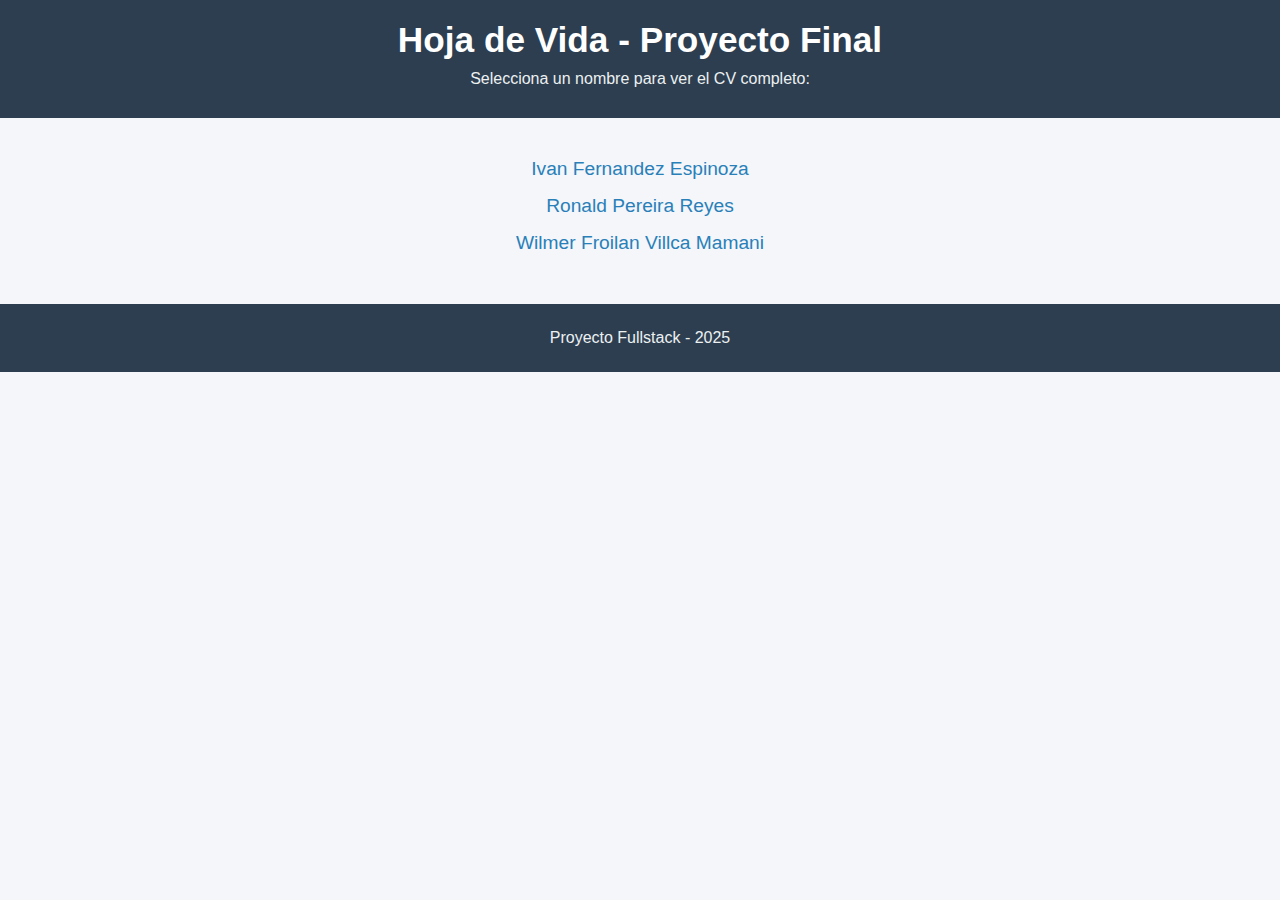
<file: index.html>
<!DOCTYPE html>
<html lang="es">
<head>
  <meta charset="UTF-8">
  <meta name="viewport" content="width=device-width, initial-scale=1.0">
  <title>Página Principal - Currículums</title>
  <link rel="stylesheet" href="styles/style.css">
</head>
<body>
  <header>
    <h1>Hoja de Vida - Proyecto Final</h1>
    <p>Selecciona un nombre para ver el CV completo:</p>
  </header>

  <main>
    <ul class="cv-list">
      <li><a href="cv_ivan.html">Ivan Fernandez Espinoza</a></li>
      <li><a href="cv_ronald.html">Ronald Pereira Reyes</a></li>
      <li><a href="cv_wilmer.html">Wilmer Froilan Villca Mamani</a></li>
    </ul>
  </main>

  <footer>
    <p>Proyecto Fullstack - 2025</p>
  </footer>
</body>
</html>
</file>
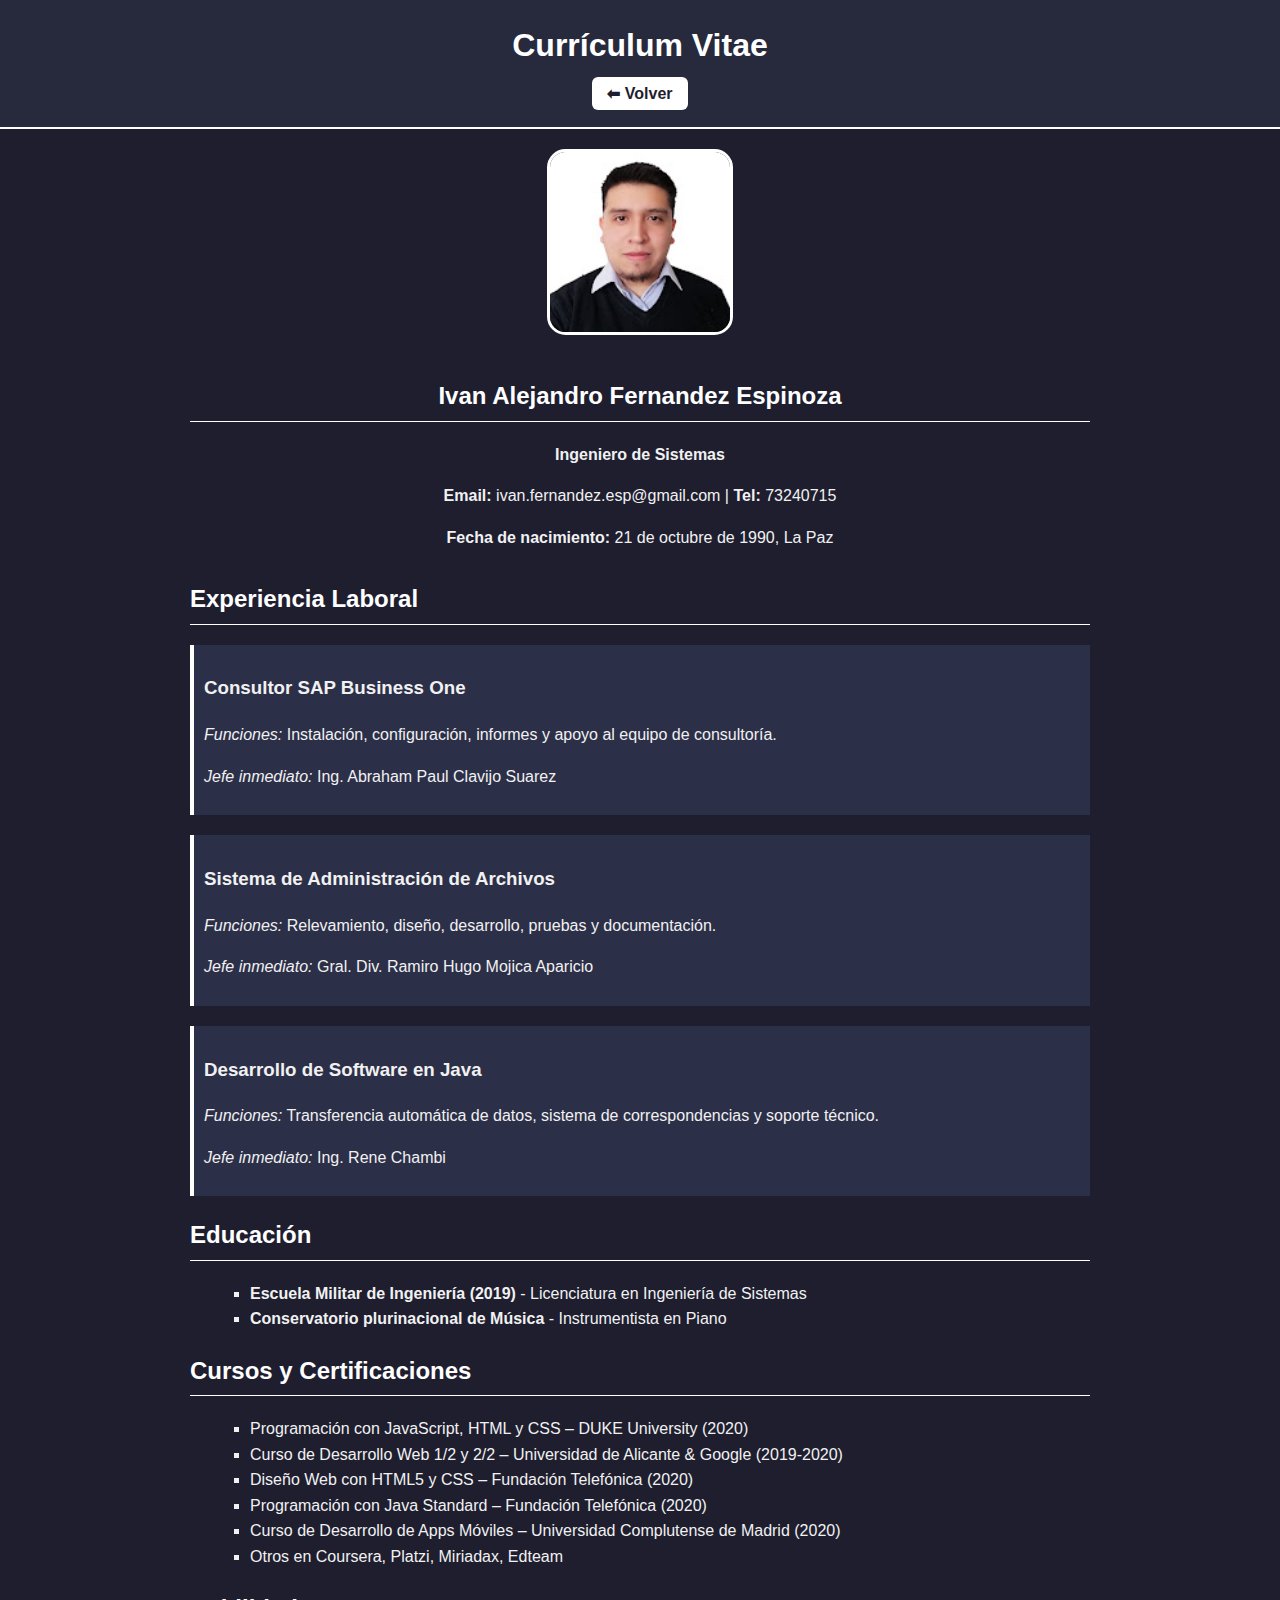
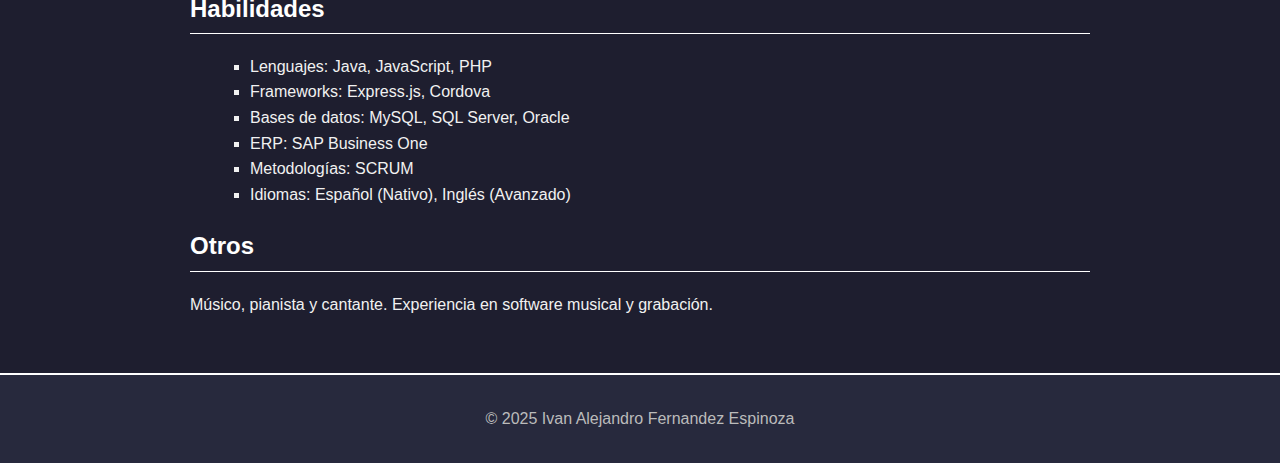
<file: cv_ivan.html>
<!DOCTYPE html>
<html lang="es">
<head>
    <meta charset="UTF-8">
    <meta name="viewport" content="width=device-width, initial-scale=1.0">
    <title>Currículum Vitae - Ivan Fernandez</title>
    <link rel="stylesheet" href="styles/ivan.css">
</head>
<body>
    <header>
        <h1>Currículum Vitae</h1>
        <nav>
            <a href="index.html" class="btn-back">⬅ Volver</a>
        </nav>
    </header>

    <main>
        <section class="profile">
            <img src="images/ivan.jpg" alt="Foto de Ivan Fernandez">
            <h2>Ivan Alejandro Fernandez Espinoza</h2>
            <p><strong>Ingeniero de Sistemas</strong></p>
            <p><strong>Email:</strong> ivan.fernandez.esp@gmail.com | <strong>Tel:</strong> 73240715</p>
            <p><strong>Fecha de nacimiento:</strong> 21 de octubre de 1990, La Paz</p>
        </section>

        <section>
            <h2>Experiencia Laboral</h2>
            <div class="job">
                <h3>Consultor SAP Business One</h3>
                <p><em>Funciones:</em> Instalación, configuración, informes y apoyo al equipo de consultoría.</p>
                <p><em>Jefe inmediato:</em> Ing. Abraham Paul Clavijo Suarez</p>
            </div>
            <div class="job">
                <h3>Sistema de Administración de Archivos</h3>
                <p><em>Funciones:</em> Relevamiento, diseño, desarrollo, pruebas y documentación.</p>
                <p><em>Jefe inmediato:</em> Gral. Div. Ramiro Hugo Mojica Aparicio</p>
            </div>
            <div class="job">
                <h3>Desarrollo de Software en Java</h3>
                <p><em>Funciones:</em> Transferencia automática de datos, sistema de correspondencias y soporte técnico.</p>
                <p><em>Jefe inmediato:</em> Ing. Rene Chambi</p>
            </div>
        </section>

        <section>
            <h2>Educación</h2>
            <ul>
                <li><strong>Escuela Militar de Ingeniería (2019)</strong> - Licenciatura en Ingeniería de Sistemas</li>
                <li><strong>Conservatorio plurinacional de Música</strong> - Instrumentista en Piano</li>
            </ul>
        </section>

        <section>
            <h2>Cursos y Certificaciones</h2>
            <ul>
                <li>Programación con JavaScript, HTML y CSS – DUKE University (2020)</li>
                <li>Curso de Desarrollo Web 1/2 y 2/2 – Universidad de Alicante & Google (2019-2020)</li>
                <li>Diseño Web con HTML5 y CSS – Fundación Telefónica (2020)</li>
                <li>Programación con Java Standard – Fundación Telefónica (2020)</li>
                <li>Curso de Desarrollo de Apps Móviles – Universidad Complutense de Madrid (2020)</li>
                <li>Otros en Coursera, Platzi, Miriadax, Edteam</li>
            </ul>
        </section>

        <section>
            <h2>Habilidades</h2>
            <ul>
                <li>Lenguajes: Java, JavaScript, PHP</li>
                <li>Frameworks: Express.js, Cordova</li>
                <li>Bases de datos: MySQL, SQL Server, Oracle</li>
                <li>ERP: SAP Business One</li>
                <li>Metodologías: SCRUM</li>
                <li>Idiomas: Español (Nativo), Inglés (Avanzado)</li>
            </ul>
        </section>

        <section>
            <h2>Otros</h2>
            <p>Músico, pianista y cantante. Experiencia en software musical y grabación.</p>
        </section>
    </main>

    <footer>
        <p>© 2025 Ivan Alejandro Fernandez Espinoza</p>
    </footer>
</body>
</html>
</file>
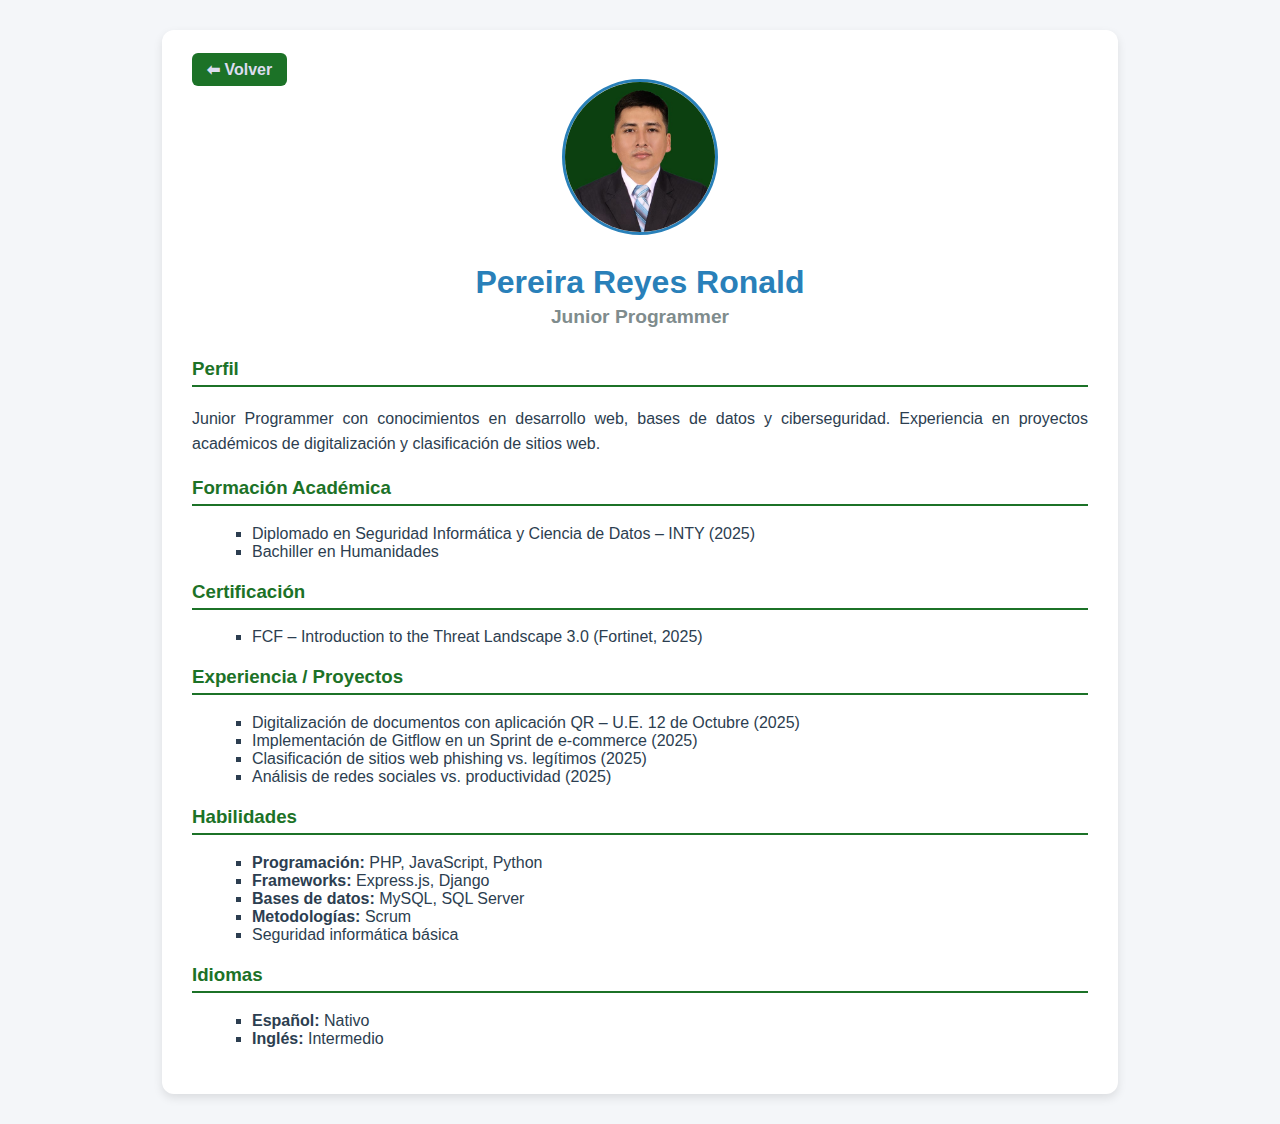
<file: cv_ronald.html>
<!DOCTYPE html>
<html lang="es">

<head>
  <meta charset="UTF-8">
  <meta name="viewport" content="width=device-width, initial-scale=1.0">
  <title>Currículum Vitae - Ronald Pereira Reyes</title>
  <link rel="stylesheet" href="styles/ronald.css">
</head>

<body>
  <div class="cv-container">


    <nav>
      <a href="index.html" class="btn-back">⬅ Volver</a>
    </nav>
    <header>
      <img src="images/ronald.jpg" alt="Foto de Ronald" class="profile-pic">
      <h1>Pereira Reyes Ronald</h1>
      <h2>Junior Programmer</h2>
    </header>

    <section>
      <h3>Perfil</h3>
      <p>
        Junior Programmer con conocimientos en desarrollo web, bases de datos y ciberseguridad.
        Experiencia en proyectos académicos de digitalización y clasificación de sitios web.
      </p>
    </section>

    <section>
      <h3>Formación Académica</h3>
      <ul>
        <li>Diplomado en Seguridad Informática y Ciencia de Datos – INTY (2025)</li>
        <li>Bachiller en Humanidades</li>
      </ul>
    </section>

    <section>
      <h3>Certificación</h3>
      <ul>
        <li>FCF – Introduction to the Threat Landscape 3.0 (Fortinet, 2025)</li>
      </ul>
    </section>

    <section>
      <h3>Experiencia / Proyectos</h3>
      <ul>
        <li>Digitalización de documentos con aplicación QR – U.E. 12 de Octubre (2025)</li>
        <li>Implementación de Gitflow en un Sprint de e-commerce (2025)</li>
        <li>Clasificación de sitios web phishing vs. legítimos (2025)</li>
        <li>Análisis de redes sociales vs. productividad (2025)</li>
      </ul>
    </section>

    <section>
      <h3>Habilidades</h3>
      <ul>
        <li><strong>Programación:</strong> PHP, JavaScript, Python</li>
        <li><strong>Frameworks:</strong> Express.js, Django</li>
        <li><strong>Bases de datos:</strong> MySQL, SQL Server</li>
        <li><strong>Metodologías:</strong> Scrum</li>
        <li>Seguridad informática básica</li>
      </ul>
    </section>

    <section>
      <h3>Idiomas</h3>
      <ul>
        <li><strong>Español:</strong> Nativo</li>
        <li><strong>Inglés:</strong> Intermedio</li>
      </ul>
    </section>
  </div>
</body>

</html>
</file>
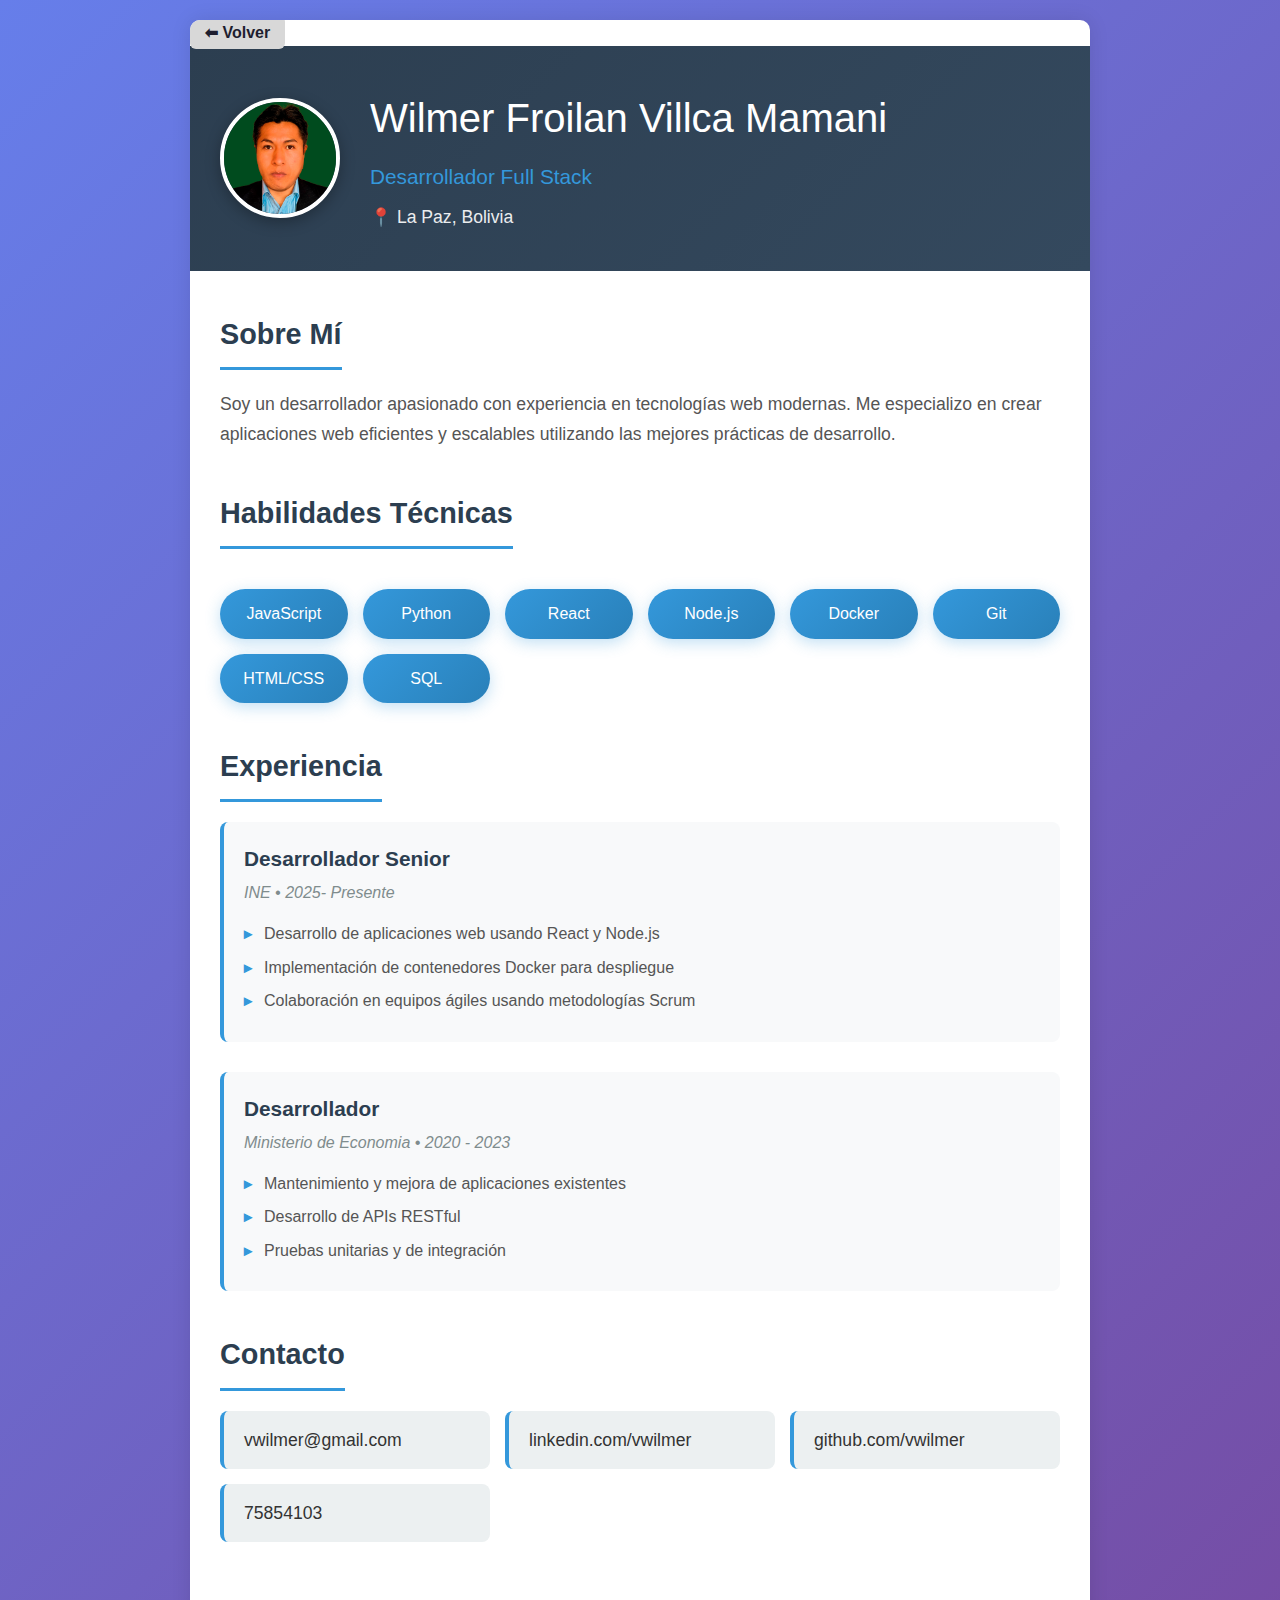
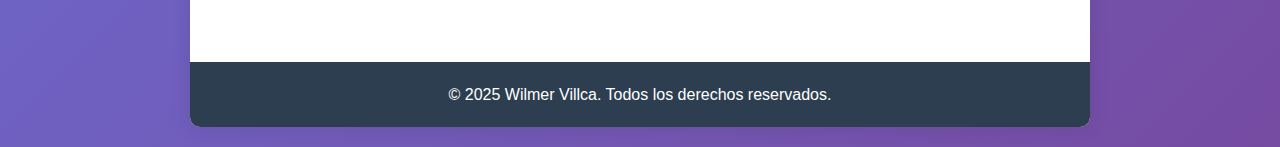
<file: cv_wilmer.html>
<!DOCTYPE html>
<html lang="es">
<head>
    <meta charset="UTF-8">
    <meta name="viewport" content="width=device-width, initial-scale=1.0">
    <title>Mi Perfil Profesional</title>
    <link rel="stylesheet" href="styles/wilmer.css">
</head>
<body>
    <div class="container">
        <nav>
            <a href="index.html" class="btn-back">⬅ Volver</a>
        </nav>
        <header class="header">
            <div class="profile-section">
                <img src="images/wilmer.png" alt="Foto de perfil" class="profile-image">
                <div class="profile-info">
                    <h1>Wilmer Froilan Villca Mamani</h1>
                    <h2>Desarrollador Full Stack</h2>
                    <p class="location">📍 La Paz, Bolivia</p>
                </div>
            </div>
        </header>

        <main class="main-content">
            <section class="about">
                <h3>Sobre Mí</h3>
                <p>Soy un desarrollador apasionado con experiencia en tecnologías web modernas. 
                Me especializo en crear aplicaciones web eficientes y escalables utilizando 
                las mejores prácticas de desarrollo.</p>
            </section>

            <section class="skills">
                <h3>Habilidades Técnicas</h3>
                <div class="skills-grid">
                    <div class="skill">JavaScript</div>
                    <div class="skill">Python</div>
                    <div class="skill">React</div>
                    <div class="skill">Node.js</div>
                    <div class="skill">Docker</div>
                    <div class="skill">Git</div>
                    <div class="skill">HTML/CSS</div>
                    <div class="skill">SQL</div>
                </div>
            </section>

            <section class="experience">
                <h3>Experiencia</h3>
                <div class="job">
                    <h4>Desarrollador Senior</h4>
                    <p class="company">INE • 2025- Presente</p>
                    <ul>
                        <li>Desarrollo de aplicaciones web usando React y Node.js</li>
                        <li>Implementación de contenedores Docker para despliegue</li>
                        <li>Colaboración en equipos ágiles usando metodologías Scrum</li>
                    </ul>
                </div>
                
                <div class="job">
                    <h4>Desarrollador</h4>
                    <p class="company">Ministerio de Economia • 2020 - 2023</p>
                    <ul>
                        <li>Mantenimiento y mejora de aplicaciones existentes</li>
                        <li>Desarrollo de APIs RESTful</li>
                        <li>Pruebas unitarias y de integración</li>
                    </ul>
                </div>
            </section>

            <section class="contact">
                <h3>Contacto</h3>
                <div class="contact-info">
                    <p>vwilmer@gmail.com</p>
                    <p>linkedin.com/vwilmer</p>
                    <p>github.com/vwilmer</p>
                    <p>75854103</p>
                </div>
            </section>
        </main>

        <footer class="footer">
            <p>&copy; 2025 Wilmer Villca. Todos los derechos reservados.</p>
        </footer>
    </div>
</body>
</html>
</file>
<file: styles/style.css>
body {
  font-family: Arial, sans-serif;
  background-color: #f4f6f9;
  margin: 0;
  padding: 0;
  text-align: center;
}

header {
  background-color: #2c3e50;
  color: white;
  padding: 20px 0;
}

h1 {
  margin: 0;
  font-size: 2.2em;
}

p {
  margin: 10px 0;
  color: #ecf0f1;
}

main {
  margin: 40px auto;
}

.cv-list {
  list-style: none;
  padding: 0;
}

.cv-list li {
  margin: 15px 0;
}

.cv-list a {
  text-decoration: none;
  font-size: 1.2em;
  color: #2980b9;
  transition: color 0.3s;
}

.cv-list a:hover {
  color: #e74c3c;
}

footer {
  margin-top: 50px;
  padding: 15px;
  background-color: #2c3e50;
  color: white;
}
</file>
<file: styles/ivan.css>
/* Estilo profesional y oscuro */
body {
    font-family: 'Segoe UI', Tahoma, Geneva, Verdana, sans-serif;
    margin: 0;
    padding: 0;
    background: #1e1e2f;
    color: #f1f1f1;
    line-height: 1.6;
}

header {
    background: #27293d;
    padding: 20px;
    text-align: center;
    border-bottom: 2px solid #ffffff;
}

header h1 {
    margin: 0;
    color: #ffffff;
}

nav {
    margin-top: 10px;
}

.btn-back {
    background: #ffffff;
    color: #1e1e2f;
    padding: 8px 15px;
    border-radius: 6px;
    text-decoration: none;
    font-weight: bold;
    transition: 0.3s;
}

.btn-back:hover {
    background: #ffffff;
    color: #fff;
}

main {
    padding: 20px;
    max-width: 900px;
    margin: auto;
}

.profile {
    text-align: center;
    margin-bottom: 30px;
}

.profile img {
    width: 180px;
    height: 180px;
    border-radius: 10%;
    border: 3px solid #ffffff;
    margin-bottom: 15px;
}

h2 {
    color: #ffffff;
    border-bottom: 1px solid #ffffff;
    padding-bottom: 5px;
}

.job {
    margin-bottom: 20px;
    padding: 10px;
    background: #2c2f48;
    border-left: 4px solid #ffffff;
}

ul {
    list-style-type: square;
    margin-left: 20px;
}

footer {
    text-align: center;
    padding: 15px;
    background: #27293d;
    margin-top: 20px;
    border-top: 2px solid #ffffff;
    color: #bbb;
}
</file>
<file: styles/ronald.css>
body {
  font-family: Arial, sans-serif;
  background-color: #f4f6f9;
  color: #2c3e50;
  margin: 0;
  padding: 0;
}

.cv-container {
  width: 70%;
  margin: 30px auto;
  background: white;
  padding: 30px;
  border-radius: 12px;
  box-shadow: 0px 4px 10px rgba(0,0,0,0.1);
}

header {
  text-align: center;
  margin-bottom: 30px;
}

.profile-pic {
  width: 150px;
  height: 150px;
  border-radius: 50%;
  object-fit: cover;
  margin-bottom: 15px;
  border: 3px solid #2980b9;
}

h1 {
  margin: 10px 0 5px;
  font-size: 2em;
  color: #2980b9;
}

h2 {
  margin: 0;
  font-size: 1.2em;
  color: #7f8c8d;
}

h3 {
  color: #1c7227;
  border-bottom: 2px solid #1c7227;
  padding-bottom: 5px;
  margin-top: 20px;
}

ul {
  list-style-type: square;
  margin-left: 20px;
  text-align: left;
}

p {
  text-align: justify;
  line-height: 1.6;
}

.btn-back {
    background: #1c7227;
    color: #ddddf0;
    padding: 8px 15px;
    border-radius: 6px;
    text-decoration: none;
    font-weight: bold;
    transition: 0.3s;
}
</file>
<file: styles/wilmer.css>
* {
    margin: 0;
    padding: 0;
    box-sizing: border-box;
}

body {
    font-family: 'Arial', sans-serif;
    line-height: 1.6;
    color: #333;
    background: linear-gradient(135deg, #667eea 0%, #764ba2 100%);
    min-height: 100vh;
}

.container {
    max-width: 900px;
    margin: 0 auto;
    background: white;
    box-shadow: 0 0 20px rgba(0,0,0,0.1);
    border-radius: 10px;
    overflow: hidden;
    margin-top: 20px;
    margin-bottom: 20px;
}

.header {
    background: linear-gradient(135deg, #2c3e50 0%, #34495e 100%);
    color: white;
    padding: 40px 30px;
}

.profile-section {
    display: flex;
    align-items: center;
    gap: 30px;
}

.profile-image {
    width: 120px;
    height: 120px;
    border-radius: 50%;
    object-fit: cover;
    border: 4px solid white;
    box-shadow: 0 4px 15px rgba(0,0,0,0.3);
}

.profile-info h1 {
    font-size: 2.5em;
    margin-bottom: 10px;
    font-weight: 300;
}

.profile-info h2 {
    font-size: 1.3em;
    color: #3498db;
    font-weight: 400;
    margin-bottom: 10px;
}

.location {
    font-size: 1.1em;
    opacity: 0.9;
}

.main-content {
    padding: 40px 30px;
}

section {
    margin-bottom: 40px;
}

h3 {
    color: #2c3e50;
    font-size: 1.8em;
    margin-bottom: 20px;
    border-bottom: 3px solid #3498db;
    padding-bottom: 10px;
    display: inline-block;
}

.about p {
    font-size: 1.1em;
    color: #555;
    line-height: 1.7;
}

.skills-grid {
    display: grid;
    grid-template-columns: repeat(auto-fit, minmax(120px, 1fr));
    gap: 15px;
    margin-top: 20px;
}

.skill {
    background: linear-gradient(135deg, #3498db, #2980b9);
    color: white;
    padding: 12px 20px;
    border-radius: 25px;
    text-align: center;
    font-weight: 500;
    box-shadow: 0 4px 15px rgba(52, 152, 219, 0.3);
    transition: transform 0.3s ease;
}

.skill:hover {
    transform: translateY(-3px);
}

.job {
    margin-bottom: 30px;
    padding: 20px;
    background: #f8f9fa;
    border-radius: 8px;
    border-left: 4px solid #3498db;
}

.job h4 {
    color: #2c3e50;
    font-size: 1.3em;
    margin-bottom: 5px;
}

.company {
    color: #7f8c8d;
    font-style: italic;
    margin-bottom: 15px;
    font-weight: 500;
}

.job ul {
    list-style: none;
}

.job li {
    margin-bottom: 8px;
    padding-left: 20px;
    position: relative;
    color: #555;
}

.job li::before {
    content: "▸";
    color: #3498db;
    position: absolute;
    left: 0;
    font-weight: bold;
}

.contact-info {
    display: grid;
    grid-template-columns: repeat(auto-fit, minmax(250px, 1fr));
    gap: 15px;
}

.contact-info p {
    background: #ecf0f1;
    padding: 15px 20px;
    border-radius: 8px;
    font-size: 1.1em;
    border-left: 4px solid #3498db;
}

.footer {
    background: #2c3e50;
    color: white;
    text-align: center;
    padding: 20px;
    margin-top: 40px;
}

/* Responsive Design */
@media (max-width: 768px) {
    .container {
        margin: 10px;
        border-radius: 0;
    }
    
    .profile-section {
        flex-direction: column;
        text-align: center;
    }
    
    .profile-info h1 {
        font-size: 2em;
    }
    
    .main-content {
        padding: 30px 20px;
    }
    
    .skills-grid {
        grid-template-columns: repeat(auto-fit, minmax(100px, 1fr));
        gap: 10px;
    }
    
    .contact-info {
        grid-template-columns: 1fr;
    }
}

.btn-back {
    background: #d8d8d8;
    color: #1e1e2f;
    padding: 8px 15px;
    border-radius: 6px;
    text-decoration: none;
    font-weight: bold;
    transition: 0.3s;
}

.btn-back:hover {
    background: #ffffff;
    color: #000000;
}

@media (max-width: 480px) {
    .header {
        padding: 30px 20px;
    }
    
    .profile-image {
        width: 100px;
        height: 100px;
    }
    
    .profile-info h1 {
        font-size: 1.8em;
    }
    
    .profile-info h2 {
        font-size: 1.1em;
    }
}
</file>
